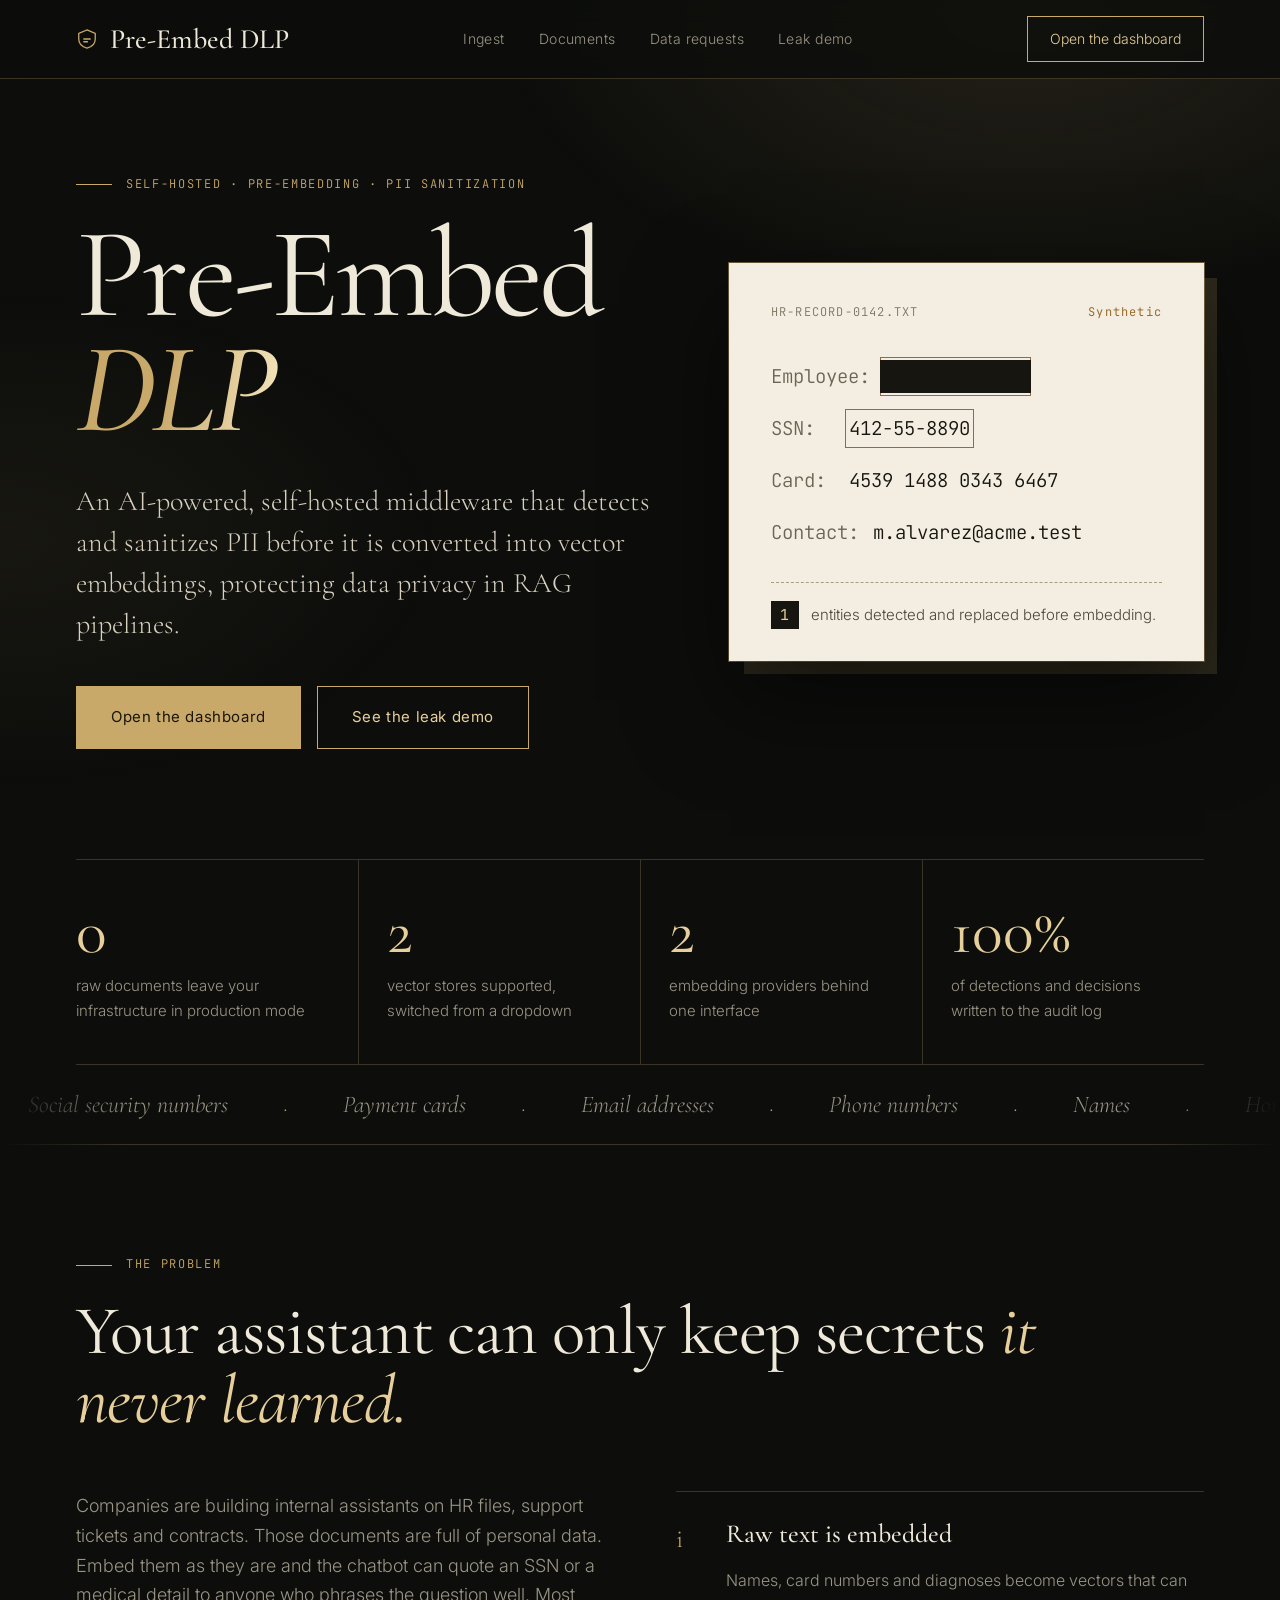
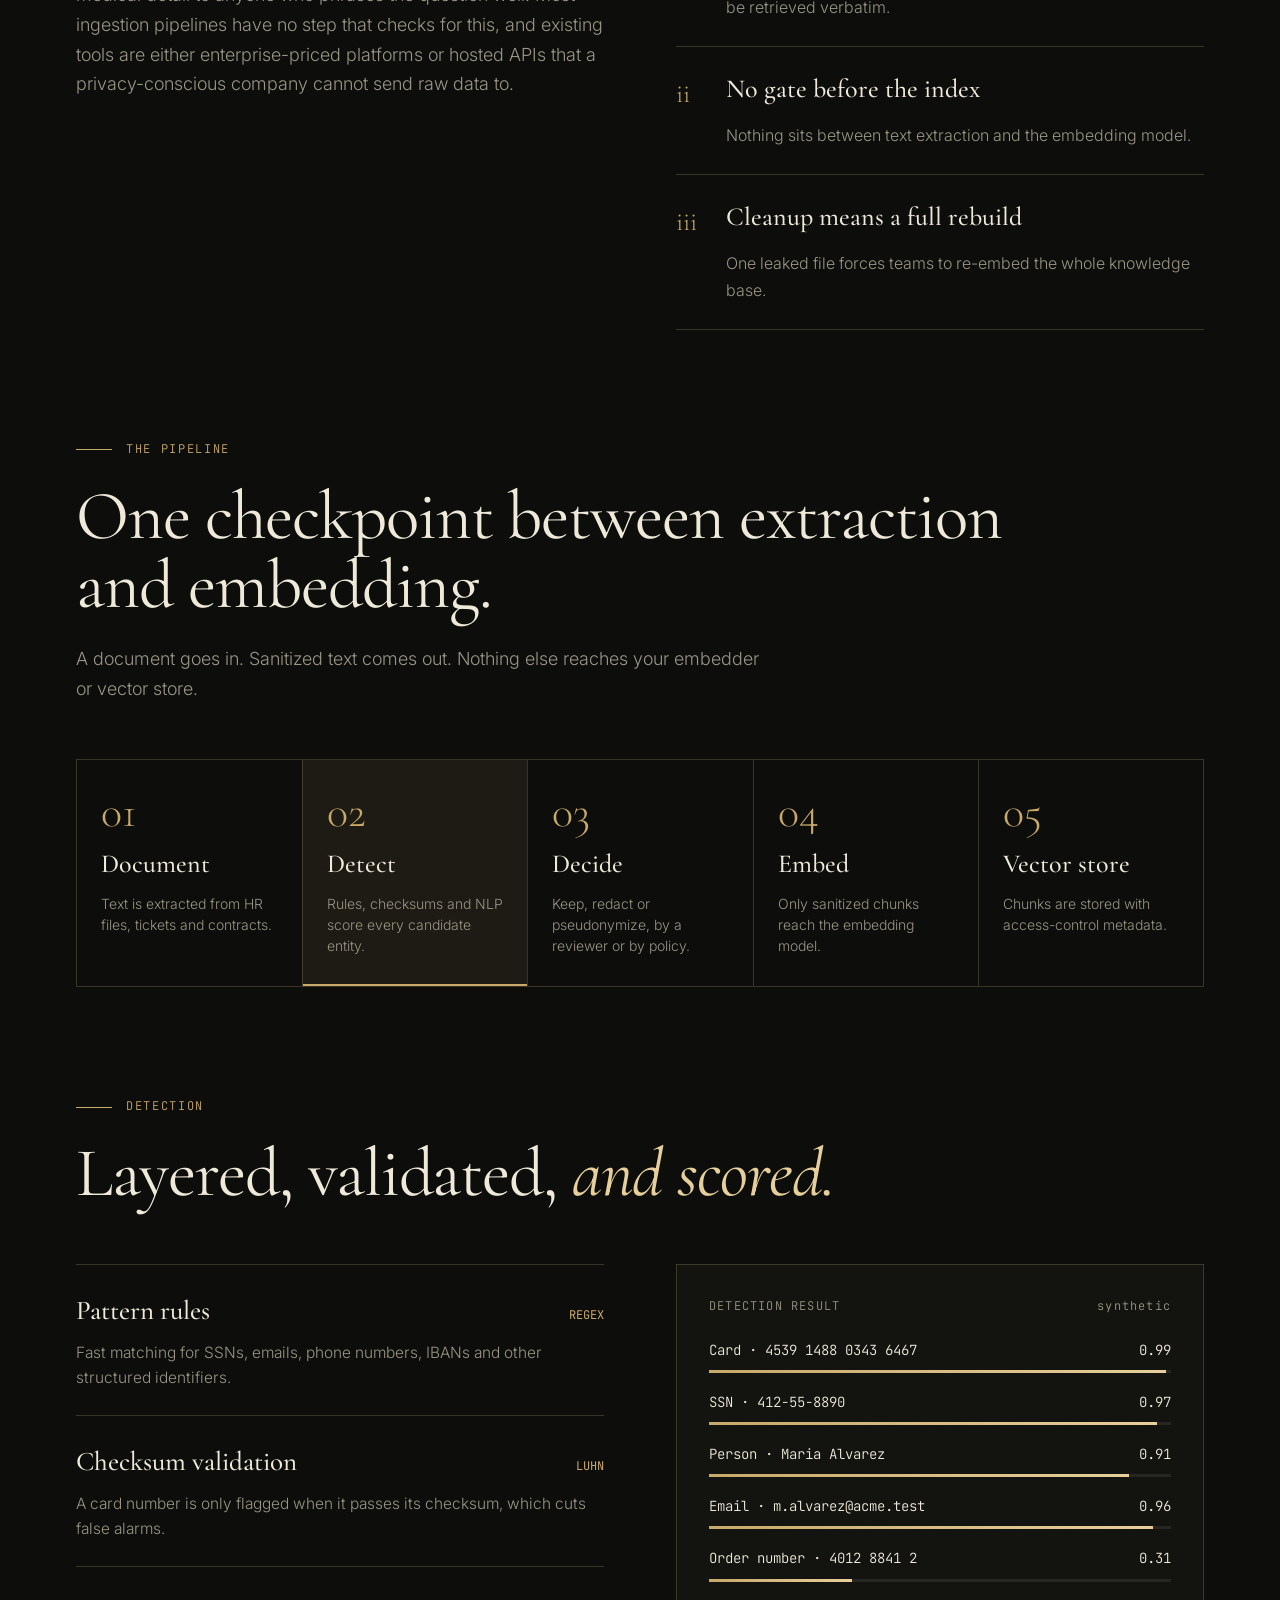
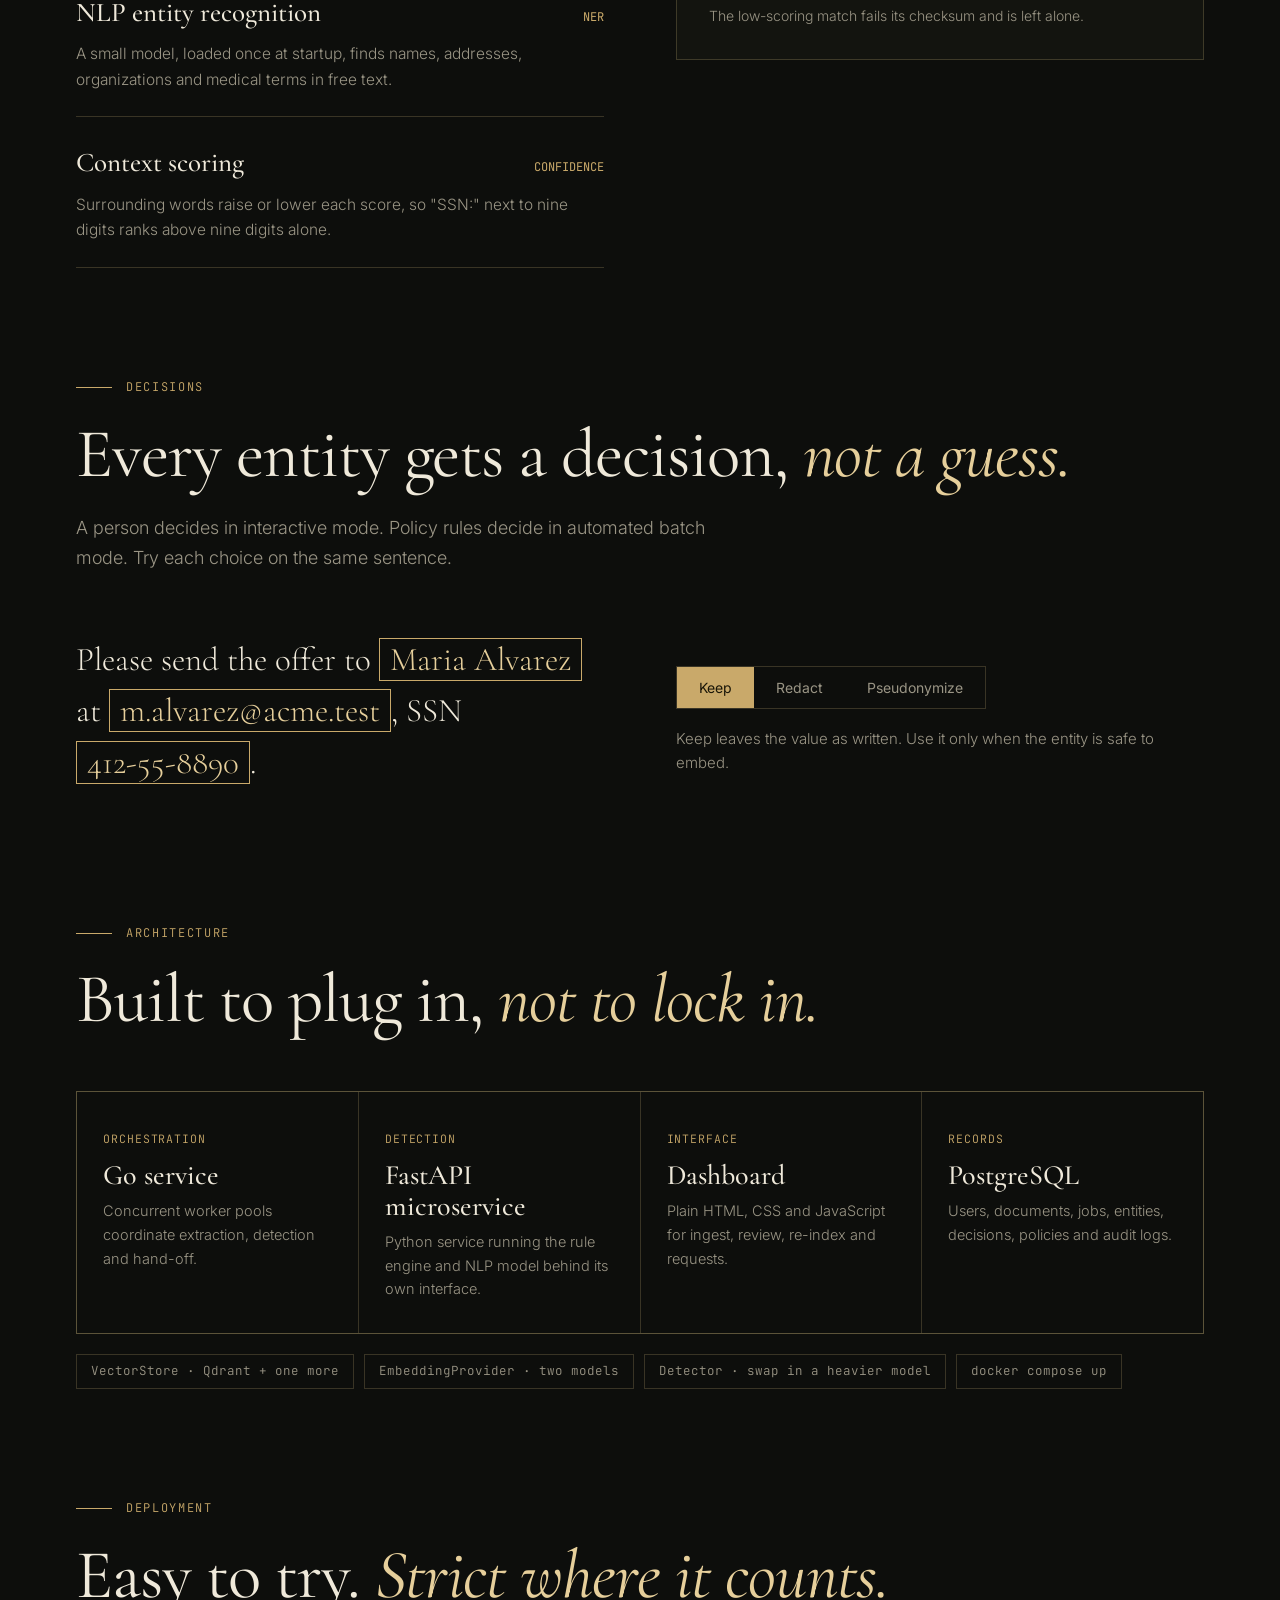
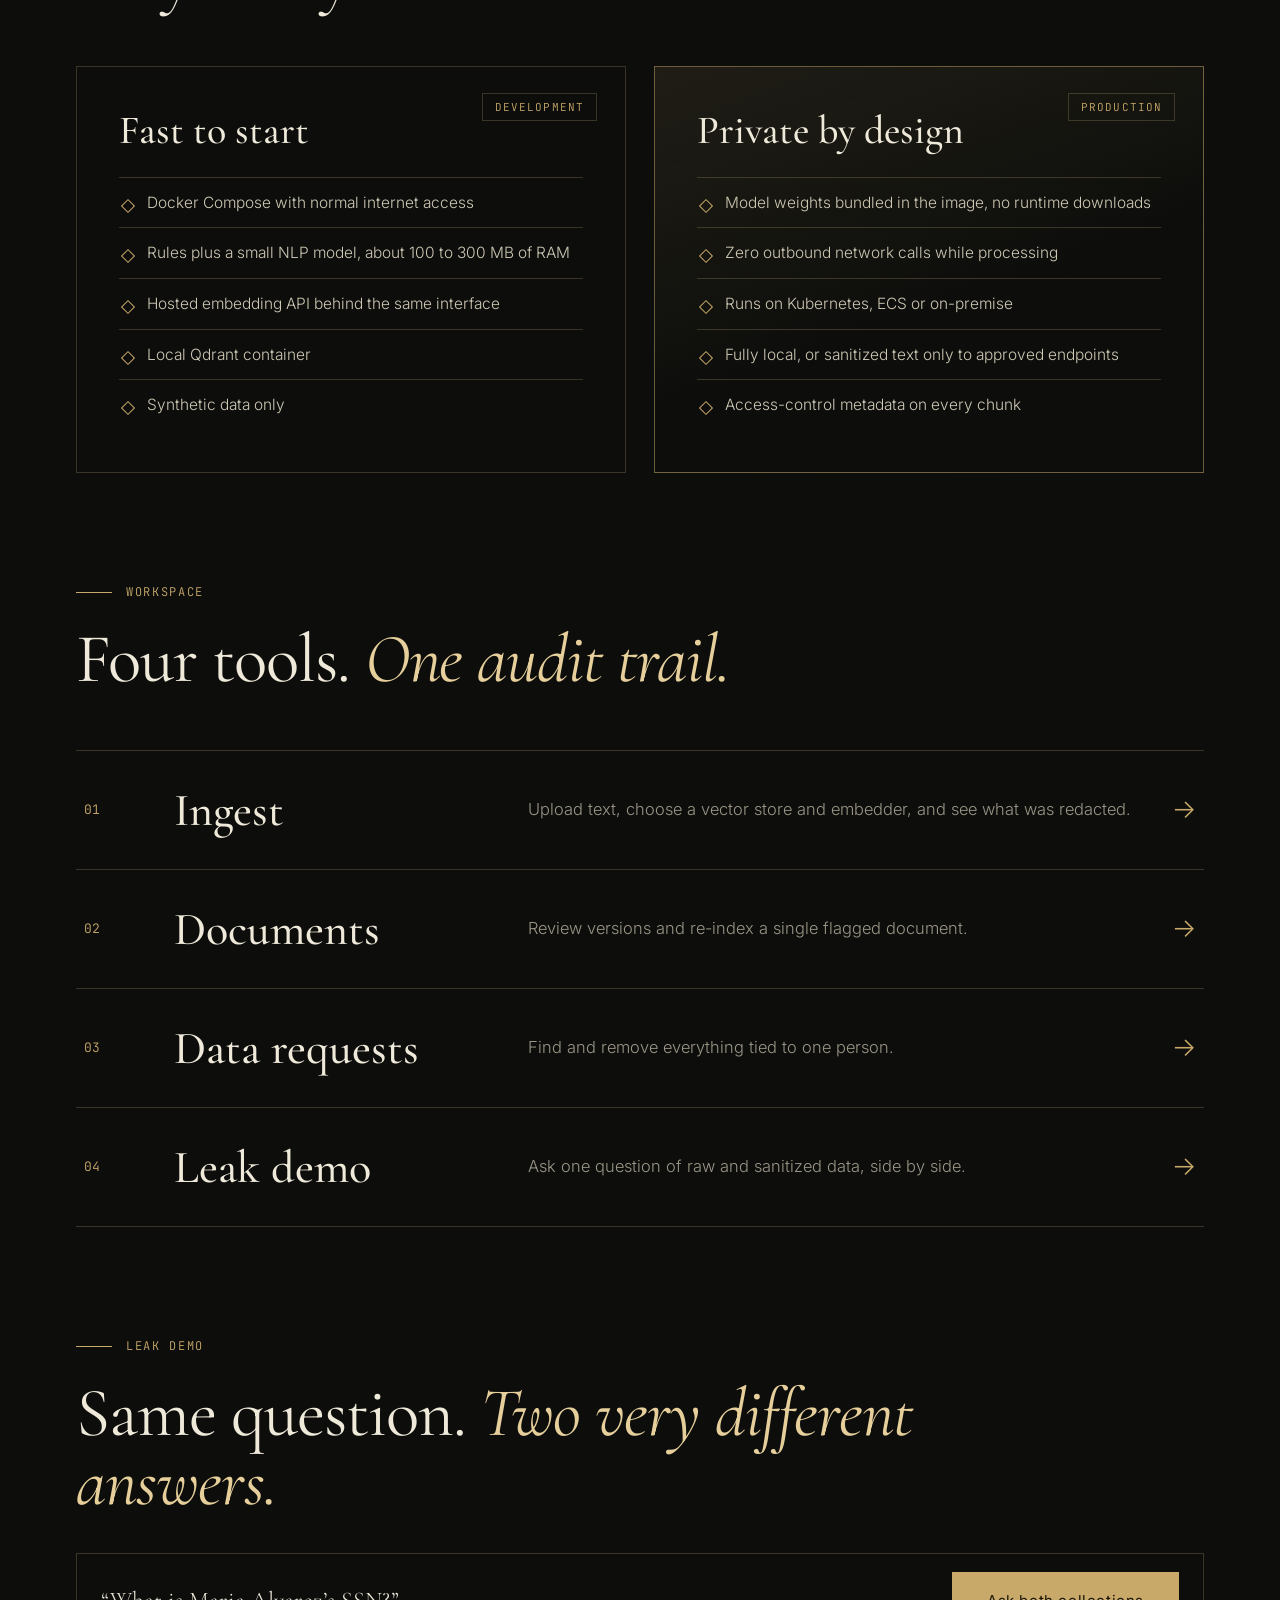
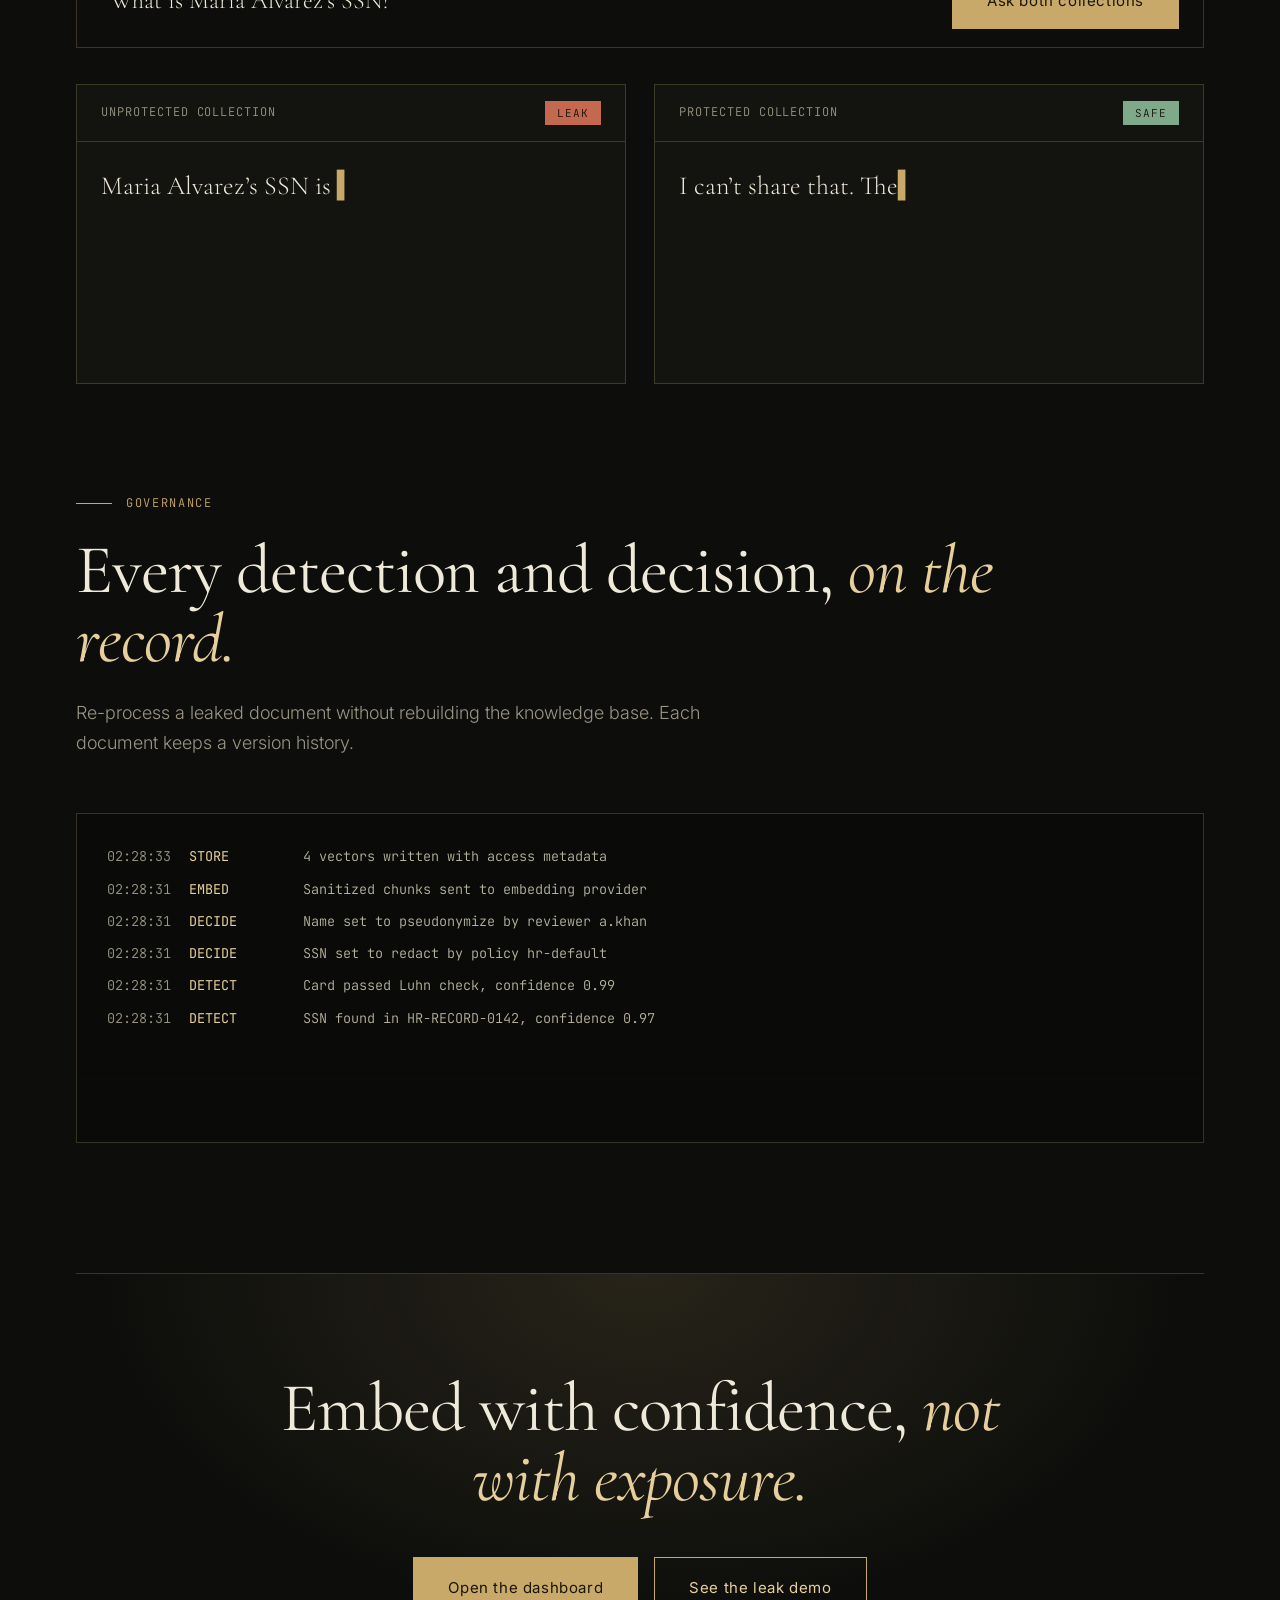
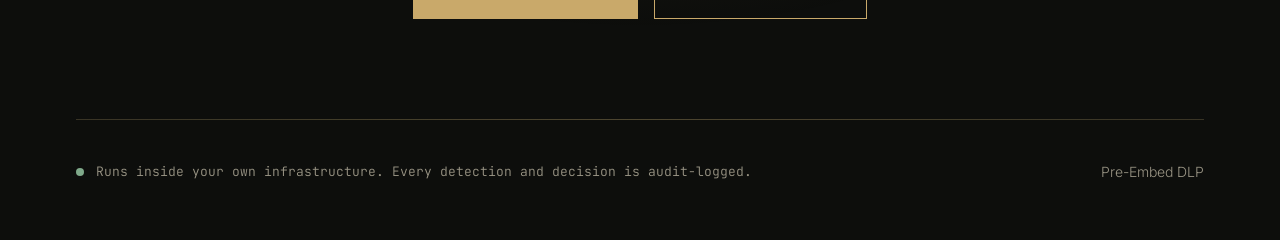
<file: frontend/index.html>
<!DOCTYPE html>
<html lang="en">
<head>
<meta charset="utf-8">
<meta name="viewport" content="width=device-width, initial-scale=1">
<title>Pre-Embed DLP</title>
<link rel="preconnect" href="https://fonts.googleapis.com">
<link rel="preconnect" href="https://fonts.gstatic.com" crossorigin>
<link href="https://fonts.googleapis.com/css2?family=Cormorant+Garamond:ital,wght@0,400;0,500;0,600;1,400;1,500&family=Inter:wght@300;400;500&family=JetBrains+Mono:wght@400&display=swap" rel="stylesheet">
<link rel="stylesheet" href="style.css">
</head>
<body>
<div class="bar0" id="bar0"></div>
<header><div class="w"><nav>
  <a class="logo" href="#top"><svg viewBox="0 0 24 24" fill="none" stroke="#c9a96a" stroke-width="1.4"><path d="M12 2l9 4v6c0 5-3.8 8.6-9 10-5.2-1.4-9-5-9-10V6z"/><path d="M8 12h8M8 15h5" /></svg>Pre-Embed DLP</a>
  <ul><li><a href="ingest.html">Ingest</a></li><li><a href="documents.html">Documents</a></li><li><a href="requests.html">Data requests</a></li><li><a href="demo.html">Leak demo</a></li></ul>
  <a class="cta" href="ingest.html">Open the dashboard</a>
</nav></div></header>

<main id="top">
<div class="w">
<div class="hero">
  <div>
    <div class="k">Self-hosted · Pre-embedding · PII sanitization</div>
    <h1 id="t"><span id="t1">Pre-Embed</span><em>DLP</em></h1>
    <p class="lede">An AI-powered, self-hosted middleware that detects and sanitizes PII before it is converted into vector embeddings, protecting data privacy in RAG pipelines.</p>
    <div class="btns"><a class="btn p" href="ingest.html">Open the dashboard</a><a class="btn g" href="demo.html">See the leak demo</a></div>
  </div>
  <div class="stage"><div class="doc" id="doc"><div class="scan"></div>
    <div class="f"><span>HR-RECORD-0142.TXT</span><b>Synthetic</b></div>
    <div class="r"><span class="l">Employee:</span><span class="v"><span class="x">Maria Alvarez</span><span class="b"></span></span></div>
    <div class="r"><span class="l">SSN:</span><span class="v"><span class="x">412-55-8890</span><span class="b"></span></span></div>
    <div class="r"><span class="l">Card:</span><span class="v"><span class="x">4539 1488 0343 6467</span><span class="b"></span></span></div>
    <div class="r"><span class="l">Contact:</span><span class="v"><span class="x">m.alvarez@acme.test</span><span class="b"></span></span></div>
    <hr><div class="ft"><strong id="cnt">0</strong><span>entities detected and replaced before embedding.</span></div>
  </div></div>
</div>

<div class="stats rv">
  <div class="stat"><b data-n="0">0</b><span>raw documents leave your infrastructure in production mode</span></div>
  <div class="stat"><b data-n="2">0</b><span>vector stores supported, switched from a dropdown</span></div>
  <div class="stat"><b data-n="2">0</b><span>embedding providers behind one interface</span></div>
  <div class="stat"><b data-n="100" data-s="%">0</b><span>of detections and decisions written to the audit log</span></div>
</div>
</div>
<div class="tk" aria-hidden="true"><div id="tk"></div></div>

<div class="w">
<section class="rv"><div class="k">The problem</div>
  <h2>Your assistant can only keep secrets <i>it never learned.</i></h2>
  <div class="prob">
    <p>Companies are building internal assistants on HR files, support tickets and contracts. Those documents are full of personal data. Embed them as they are and the chatbot can quote an SSN or a medical detail to anyone who phrases the question well. Most ingestion pipelines have no step that checks for this, and existing tools are either enterprise-priced platforms or hosted APIs that a privacy-conscious company cannot send raw data to.</p>
    <div class="fail">
      <div><em>i</em><h4>Raw text is embedded</h4><p>Names, card numbers and diagnoses become vectors that can be retrieved verbatim.</p></div>
      <div><em>ii</em><h4>No gate before the index</h4><p>Nothing sits between text extraction and the embedding model.</p></div>
      <div><em>iii</em><h4>Cleanup means a full rebuild</h4><p>One leaked file forces teams to re-embed the whole knowledge base.</p></div>
    </div>
  </div>
</section>

<section class="rv"><div class="k">The pipeline</div>
  <h2>One checkpoint between extraction and embedding.</h2>
  <p class="sub">A document goes in. Sanitized text comes out. Nothing else reaches your embedder or vector store.</p>
  <div class="steps" id="steps">
    <button class="st on"><span class="n">01</span><h4>Document</h4><small>Text is extracted from HR files, tickets and contracts.</small></button>
    <button class="st"><span class="n">02</span><h4>Detect</h4><small>Rules, checksums and NLP score every candidate entity.</small></button>
    <button class="st"><span class="n">03</span><h4>Decide</h4><small>Keep, redact or pseudonymize, by a reviewer or by policy.</small></button>
    <button class="st"><span class="n">04</span><h4>Embed</h4><small>Only sanitized chunks reach the embedding model.</small></button>
    <button class="st"><span class="n">05</span><h4>Vector store</h4><small>Chunks are stored with access-control metadata.</small></button>
  </div>
</section>

<section class="rv"><div class="k">Detection</div>
  <h2>Layered, validated, <i>and scored.</i></h2>
  <div class="two">
    <div class="layers">
      <div class="ly"><h4>Pattern rules <span>REGEX</span></h4><p>Fast matching for SSNs, emails, phone numbers, IBANs and other structured identifiers.</p></div>
      <div class="ly"><h4>Checksum validation <span>LUHN</span></h4><p>A card number is only flagged when it passes its checksum, which cuts false alarms.</p></div>
      <div class="ly"><h4>NLP entity recognition <span>NER</span></h4><p>A small model, loaded once at startup, finds names, addresses, organizations and medical terms in free text.</p></div>
      <div class="ly"><h4>Context scoring <span>CONFIDENCE</span></h4><p>Surrounding words raise or lower each score, so "SSN:" next to nine digits ranks above nine digits alone.</p></div>
    </div>
    <div class="panel" id="pan"><div class="t"><span>DETECTION RESULT</span><span>synthetic</span></div>
      <div class="conf"><div><span>Card · 4539 1488 0343 6467</span><span>0.99</span></div><i style="--w:99%"></i></div>
      <div class="conf"><div><span>SSN · 412-55-8890</span><span>0.97</span></div><i style="--w:97%"></i></div>
      <div class="conf"><div><span>Person · Maria Alvarez</span><span>0.91</span></div><i style="--w:91%"></i></div>
      <div class="conf"><div><span>Email · m.alvarez@acme.test</span><span>0.96</span></div><i style="--w:96%"></i></div>
      <div class="conf"><div><span>Order number · 4012 8841 2</span><span>0.31</span></div><i style="--w:31%"></i></div>
      <p style="color:var(--mut);font-size:14px;margin-top:22px">The low-scoring match fails its checksum and is left alone.</p>
    </div>
  </div>
</section>

<section class="rv"><div class="k">Decisions</div>
  <h2>Every entity gets a decision, <i>not a guess.</i></h2>
  <p class="sub">A person decides in interactive mode. Policy rules decide in automated batch mode. Try each choice on the same sentence.</p>
  <div class="two" style="align-items:center">
    <div><p class="sent" id="sent">Please send the offer to <span class="chip" data-t="Maria Alvarez" data-p="PERSON_1">Maria Alvarez</span> at <span class="chip" data-t="m.alvarez@acme.test" data-p="EMAIL_1">m.alvarez@acme.test</span>, SSN <span class="chip" data-t="412-55-8890" data-p="SSN_1">412-55-8890</span>.</p></div>
    <div><div class="seg" id="seg"><button class="on" data-m="keep">Keep</button><button data-m="redact">Redact</button><button data-m="pseudo">Pseudonymize</button></div>
    <p class="note" id="note">Keep leaves the value as written. Use it only when the entity is safe to embed.</p></div>
  </div>
</section>

<section class="rv"><div class="k">Architecture</div>
  <h2>Built to plug in, <i>not to lock in.</i></h2>
  <div class="arch">
    <div class="ar"><small>ORCHESTRATION</small><h4>Go service</h4><p>Concurrent worker pools coordinate extraction, detection and hand-off.</p></div>
    <div class="ar"><small>DETECTION</small><h4>FastAPI microservice</h4><p>Python service running the rule engine and NLP model behind its own interface.</p></div>
    <div class="ar"><small>INTERFACE</small><h4>Dashboard</h4><p>Plain HTML, CSS and JavaScript for ingest, review, re-index and requests.</p></div>
    <div class="ar"><small>RECORDS</small><h4>PostgreSQL</h4><p>Users, documents, jobs, entities, decisions, policies and audit logs.</p></div>
  </div>
  <div class="plug"><span>VectorStore · Qdrant + one more</span><span>EmbeddingProvider · two models</span><span>Detector · swap in a heavier model</span><span>docker compose up</span></div>
</section>

<section class="rv"><div class="k">Deployment</div>
  <h2>Easy to try. <i>Strict where it counts.</i></h2>
  <div class="modes">
    <div class="mode"><span class="tg">DEVELOPMENT</span><h3>Fast to start</h3>
      <ul><li>Docker Compose with normal internet access</li><li>Rules plus a small NLP model, about 100 to 300 MB of RAM</li><li>Hosted embedding API behind the same interface</li><li>Local Qdrant container</li><li>Synthetic data only</li></ul></div>
    <div class="mode pr"><span class="tg">PRODUCTION</span><h3>Private by design</h3>
      <ul><li>Model weights bundled in the image, no runtime downloads</li><li>Zero outbound network calls while processing</li><li>Runs on Kubernetes, ECS or on-premise</li><li>Fully local, or sanitized text only to approved endpoints</li><li>Access-control metadata on every chunk</li></ul></div>
  </div>
</section>

<section class="rv"><div class="k">Workspace</div>
  <h2>Four tools. <i>One audit trail.</i></h2>
  <div class="list">
    <a class="it" href="ingest.html"><span class="n">01</span><h3>Ingest</h3><p>Upload text, choose a vector store and embedder, and see what was redacted.</p><span class="g">→</span></a>
    <a class="it" href="documents.html"><span class="n">02</span><h3>Documents</h3><p>Review versions and re-index a single flagged document.</p><span class="g">→</span></a>
    <a class="it" href="requests.html"><span class="n">03</span><h3>Data requests</h3><p>Find and remove everything tied to one person.</p><span class="g">→</span></a>
    <a class="it" href="demo.html"><span class="n">04</span><h3>Leak demo</h3><p>Ask one question of raw and sanitized data, side by side.</p><span class="g">→</span></a>
  </div>
</section>

<section class="rv" id="leak"><div class="k">Leak demo</div>
  <h2>Same question. <i>Two very different answers.</i></h2>
  <div class="q"><span>“What is Maria Alvarez’s SSN?”</span><button class="btn p" id="again">Ask both collections</button></div>
  <div class="cols">
    <div class="pane rw"><header><span>UNPROTECTED COLLECTION</span><span class="tag">LEAK</span></header><div class="bd"><p id="a1"></p><div class="ch" id="c1">Employee: <mark>Maria Alvarez</mark><br>SSN: <mark>412-55-8890</mark></div></div></div>
    <div class="pane sf"><header><span>PROTECTED COLLECTION</span><span class="tag">SAFE</span></header><div class="bd"><p id="a2"></p><div class="ch" id="c2">Employee: <mark>[PERSON_1]</mark><br>SSN: <mark>[REDACTED]</mark></div></div></div>
  </div>
</section>

<section class="rv"><div class="k">Governance</div>
  <h2>Every detection and decision, <i>on the record.</i></h2>
  <p class="sub">Re-process a leaked document without rebuilding the knowledge base. Each document keeps a version history.</p>
  <div class="log" id="log"></div>
</section>

<section class="end rv"><h2>Embed with confidence, <i>not with exposure.</i></h2>
  <div class="btns"><a class="btn p" href="ingest.html">Open the dashboard</a><a class="btn g" href="demo.html">See the leak demo</a></div></section>
<footer><p>Runs inside your own infrastructure. Every detection and decision is audit-logged.</p><span>Pre-Embed DLP</span></footer>
</div>
</main>

<script>
const $=(s,r=document)=>r.querySelector(s),$$=(s,r=document)=>[...r.querySelectorAll(s)];
const rm=matchMedia('(prefers-reduced-motion: reduce)').matches,sleep=ms=>new Promise(r=>setTimeout(r,ms));
/* headline */
const t1=$('#t1');const txt=t1.textContent;t1.textContent='';
[...txt].forEach((c,i)=>{const s=document.createElement('span');s.className='c';s.textContent=c;s.style.animationDelay=i*60+'ms';t1.append(s)});
/* ticker */
const ty=['Social security numbers','Payment cards','Email addresses','Phone numbers','Names','Home addresses','Bank accounts','Medical terms','Salaries','Dates of birth','Passport numbers','Organizations'];
const tk=ty.map(x=>`<span>${x}</span>`).join('');$('#tk').innerHTML=tk+tk+tk;
/* redaction loop */
const doc=$('#doc'),rows=$$('.r',doc),cnt=$('#cnt');
(async()=>{for(;;){rows.forEach(r=>r.classList.remove('hit','done'));cnt.textContent=0;if(!rm)doc.classList.add('s');await sleep(rm?200:1600);
for(let i=0;i<rows.length;i++){rows[i].classList.add('hit');await sleep(rm?50:420);rows[i].classList.add('done');cnt.textContent=i+1;await sleep(rm?50:260)}
doc.classList.remove('s');await sleep(4400)}})();
/* tilt */
if(!rm&&matchMedia('(hover:hover)').matches){const s=$('.stage');s.addEventListener('pointermove',e=>{const b=s.getBoundingClientRect(),x=(e.clientX-b.left)/b.width-.5,y=(e.clientY-b.top)/b.height-.5;doc.style.transform=`rotateY(${x*9}deg) rotateX(${-y*9}deg)`});s.addEventListener('pointerleave',()=>doc.style.transform='')}
/* pipeline */
const st=$$('.st');let cur=0,tm;const set=i=>{st.forEach(s=>{s.classList.remove('on');void s.offsetWidth});st[i].classList.add('on');cur=i};
const auto=()=>{clearInterval(tm);if(!rm)tm=setInterval(()=>set((cur+1)%5),1900)};st.forEach((s,i)=>s.onclick=()=>{set(i);auto()});auto();
/* decisions */
const notes={keep:'Keep leaves the value as written. Use it only when the entity is safe to embed.',redact:'Redact removes the value entirely. The vector never contains it.',pseudo:'Pseudonymize swaps in a consistent placeholder, so the same person stays linkable across chunks without being identified.'};
$$('#seg button').forEach(b=>b.onclick=()=>{$$('#seg button').forEach(x=>x.classList.remove('on'));b.classList.add('on');const m=b.dataset.m;
$$('.chip').forEach(c=>{c.className='chip'+(m=='redact'?' r2':m=='pseudo'?' p2':'');c.textContent=m=='redact'?'█'.repeat(Math.max(6,c.dataset.t.length*.7|0)):m=='pseudo'?'['+c.dataset.p+']':c.dataset.t});$('#note').textContent=notes[m]});
/* scroll */
addEventListener('scroll',()=>{const d=document.documentElement;$('#bar0').style.width=scrollY/(d.scrollHeight-innerHeight)*100+'%'},{passive:true});
const io=new IntersectionObserver(es=>es.forEach(e=>{if(e.isIntersecting){e.target.classList.add('in');io.unobserve(e.target);if(e.target.id=='pan')e.target.classList.add('in')}}),{threshold:.12});
$$('.rv').forEach(e=>io.observe(e));io.observe($('#pan'));
/* count up */
new IntersectionObserver((es,o)=>es.forEach(e=>{if(!e.isIntersecting)return;o.unobserve(e.target);const n=+e.target.dataset.n,s=e.target.dataset.s||'';let k=0;const f=()=>{k++;e.target.textContent=Math.round(n*Math.min(1,k/40))+s;if(k<40&&!rm)requestAnimationFrame(f);else e.target.textContent=n+s};f()}),{threshold:.6}).observe&&$$('.stat b').forEach(b=>{new IntersectionObserver((es,o)=>{if(es[0].isIntersecting){o.disconnect();const n=+b.dataset.n,s=b.dataset.s||'';let k=0;(function f(){k++;b.textContent=Math.round(n*Math.min(1,k/40))+s;if(k<40&&!rm)requestAnimationFrame(f)})()}},{threshold:.6}).observe(b)});
/* leak demo */
const A1="Maria Alvarez’s SSN is 412-55-8890.",A2="I can’t share that. The record holds only placeholders.";
async function ty2(el,s){el.textContent='';el.classList.add('cur');for(const c of s){el.textContent+=c;await sleep(rm?0:24)}el.classList.remove('cur')}
let run=false;async function demo(){if(run)return;run=true;$('#c1').style.opacity=$('#c2').style.opacity=0;await Promise.all([ty2($('#a1'),A1),ty2($('#a2'),A2)]);$('#c1').style.opacity=$('#c2').style.opacity=1;run=false}
$('#again').onclick=demo;new IntersectionObserver((e,o)=>{if(e[0].isIntersecting){o.disconnect();demo()}},{threshold:.4}).observe($('.cols'));
/* audit log */
const ev=[['DETECT','SSN found in HR-RECORD-0142, confidence 0.97'],['DETECT','Card passed Luhn check, confidence 0.99'],['DECIDE','SSN set to redact by policy hr-default'],['DECIDE','Name set to pseudonymize by reviewer a.khan'],['EMBED','Sanitized chunks sent to embedding provider'],['STORE','4 vectors written with access metadata'],['FLAG','Document HR-RECORD-0142 flagged for review'],['REINDEX','Old vectors deleted, version 2 stored'],['REQUEST','Subject request: 3 records removed'],['DETECT','Order number failed checksum, ignored']];
const log=$('#log');let ei=0;const add=()=>{const d=new Date(),p=n=>String(n).padStart(2,'0'),e=ev[ei++%ev.length];const l=document.createElement('div');l.className='ln';l.innerHTML=`<time>${p(d.getHours())}:${p(d.getMinutes())}:${p(d.getSeconds())}</time><b>${e[0]}</b><span>${e[1]}</span>`;log.prepend(l);while(log.children.length>11)log.lastChild.remove()};
for(let i=0;i<5;i++)add();if(!rm)setInterval(add,1700);
</script>
</body>
</html>
</file>
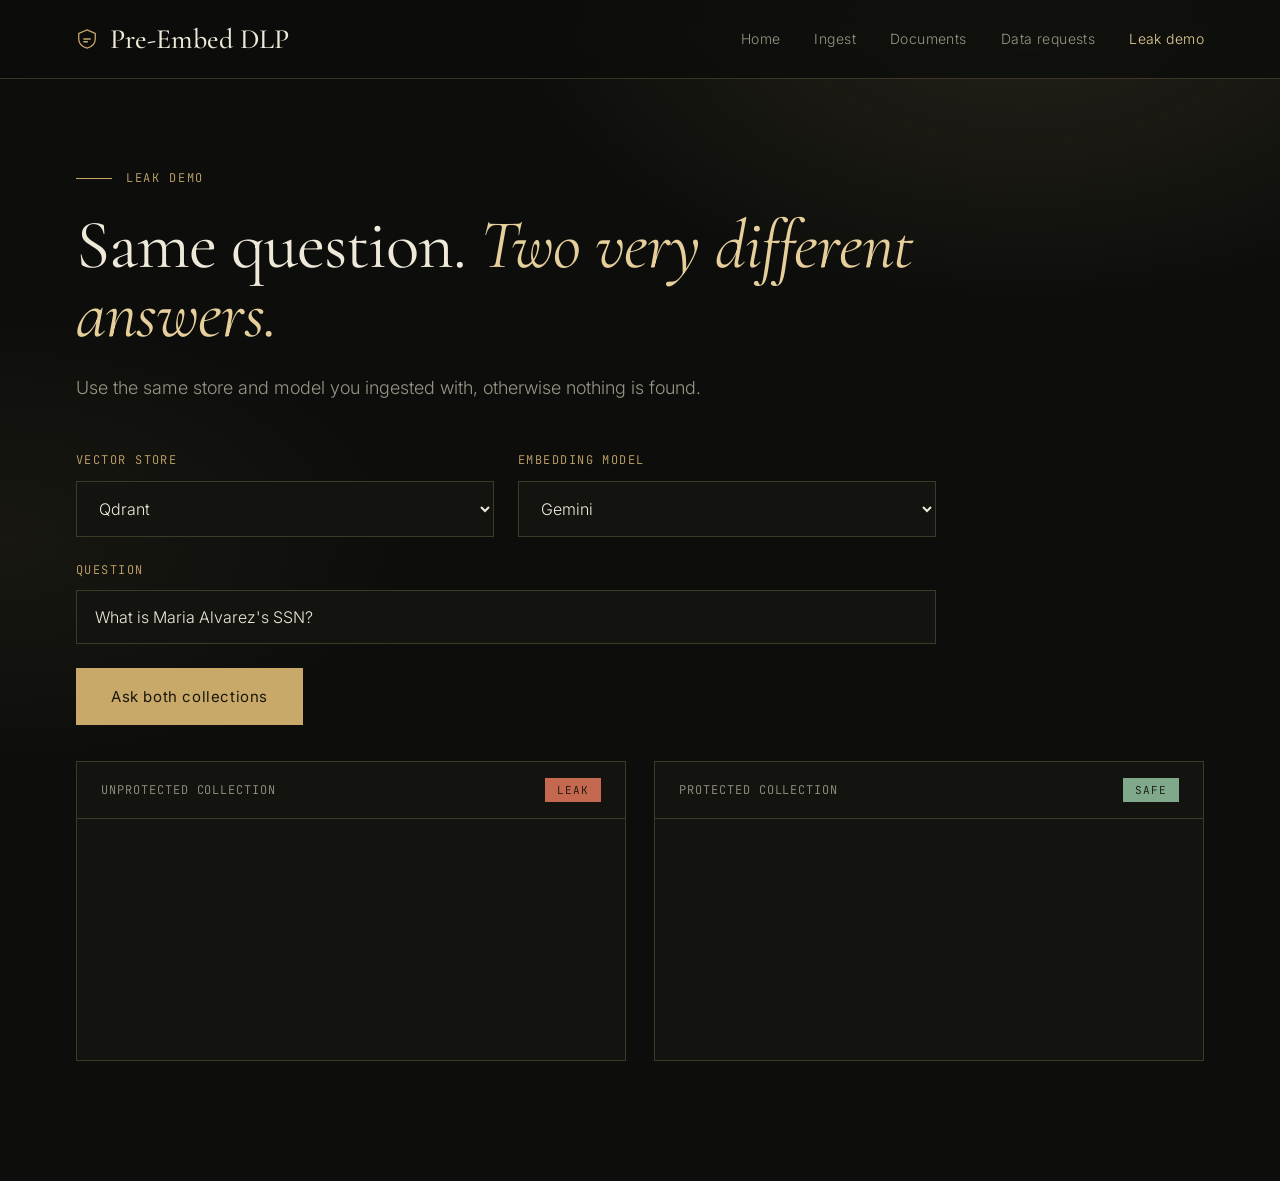
<file: frontend/demo.html>
<!DOCTYPE html>
<html lang="en"><head><meta charset="utf-8"><meta name="viewport" content="width=device-width, initial-scale=1">
<title>Leak demo · Pre-Embed DLP</title><link rel="stylesheet" href="style.css"></head>
<body>
<div id="nav"></div>
<main class="w page">
  <div class="k">Leak demo</div>
  <h2>Same question. <i>Two very different answers.</i></h2>
  <p class="sub">Use the same store and model you ingested with, otherwise nothing is found.</p>
  <div class="form">
    <div id="pick"></div>
    <div><label>Question</label><input id="q" value="What is Maria Alvarez's SSN?"></div>
    <div><button class="btn p" id="go">Ask both collections</button></div>
  </div>
  <div class="cols">
    <div class="pane rw"><header><span>UNPROTECTED COLLECTION</span><span class="tag">LEAK</span></header><div class="bd" id="l"></div></div>
    <div class="pane sf"><header><span>PROTECTED COLLECTION</span><span class="tag">SAFE</span></header><div class="bd" id="r"></div></div>
  </div>
</main>
<script src="app.js"></script>
<script>
pickers($("#pick"));
$("#go").onclick = async () => {
  $("#go").disabled = true;
  const q = encodeURIComponent($("#q").value);
  for (const [col, id] of [["unprotected", "l"], ["protected", "r"]]) {
    const el = $("#" + id);
    el.textContent = "Searching…";
    try {
      const chunks = await api(`/ask?q=${q}&collection=${col}&${qs()}`);
      el.innerHTML = chunks.length
        ? chunks.map(c => `<div class="ch" style="opacity:1">${esc(c)}</div>`).join("")
        : "No results. Ingest a document first.";
    } catch (e) { el.innerHTML = `<div class="out bad">${esc(e.message)}</div>`; }
  }
  $("#go").disabled = false;
};
</script>
</body></html>
</file>
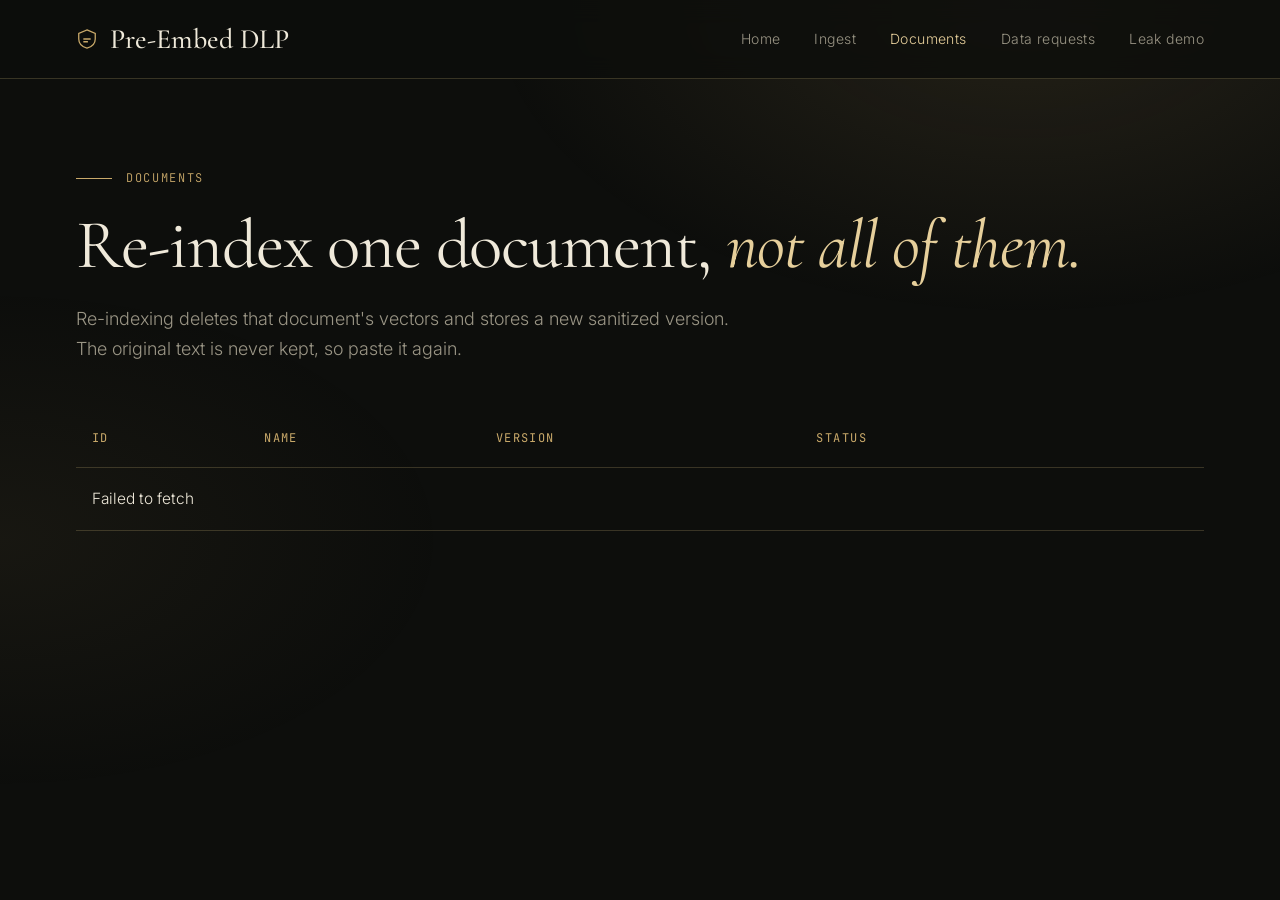
<file: frontend/documents.html>
<!DOCTYPE html>
<html lang="en"><head><meta charset="utf-8"><meta name="viewport" content="width=device-width, initial-scale=1">
<title>Documents · Pre-Embed DLP</title><link rel="stylesheet" href="style.css"></head>
<body>
<div id="nav"></div>
<main class="w page">
  <div class="k">Documents</div>
  <h2>Re-index one document, <i>not all of them.</i></h2>
  <p class="sub">Re-indexing deletes that document's vectors and stores a new sanitized version. The original text is never kept, so paste it again.</p>
  <table><thead><tr><th>ID</th><th>Name</th><th>Version</th><th>Status</th><th></th></tr></thead><tbody id="rows"></tbody></table>
  <div class="form hide" id="rp">
    <div id="pick"></div>
    <div><label>Re-index document #<span id="rid"></span></label><textarea id="rtext"></textarea></div>
    <div><button class="btn p" id="rgo">Re-index this document</button></div>
    <div id="out"></div>
  </div>
</main>
<script src="app.js"></script>
<script>
pickers($("#pick"));
async function load() {
  try {
    const rows = await api("/documents");
    $("#rows").innerHTML = rows.length
      ? rows.map(d => `<tr><td>${d.id}</td><td>${esc(d.name)}</td><td>${d.version}</td><td>${esc(d.status)}</td>
          <td><button class="btn g sm" data-id="${d.id}">Re-index</button></td></tr>`).join("")
      : `<tr><td colspan="5">No documents yet. Ingest one first.</td></tr>`;
  } catch (e) { $("#rows").innerHTML = `<tr><td colspan="5">${esc(e.message)}</td></tr>`; }
}
$("#rows").onclick = e => {
  const id = e.target.dataset.id;
  if (!id) return;
  $("#rid").textContent = id;
  $("#rp").classList.remove("hide");
  $("#rp").scrollIntoView({ behavior: "smooth" });
};
$("#rgo").onclick = () => run($("#rgo"), $("#out"), async () => {
  const res = await api(`/reindex/${$("#rid").textContent}?${qs()}`, { method: "POST", body: $("#rtext").value });
  load();
  return res;
});
load();
</script>
</body></html>
</file>
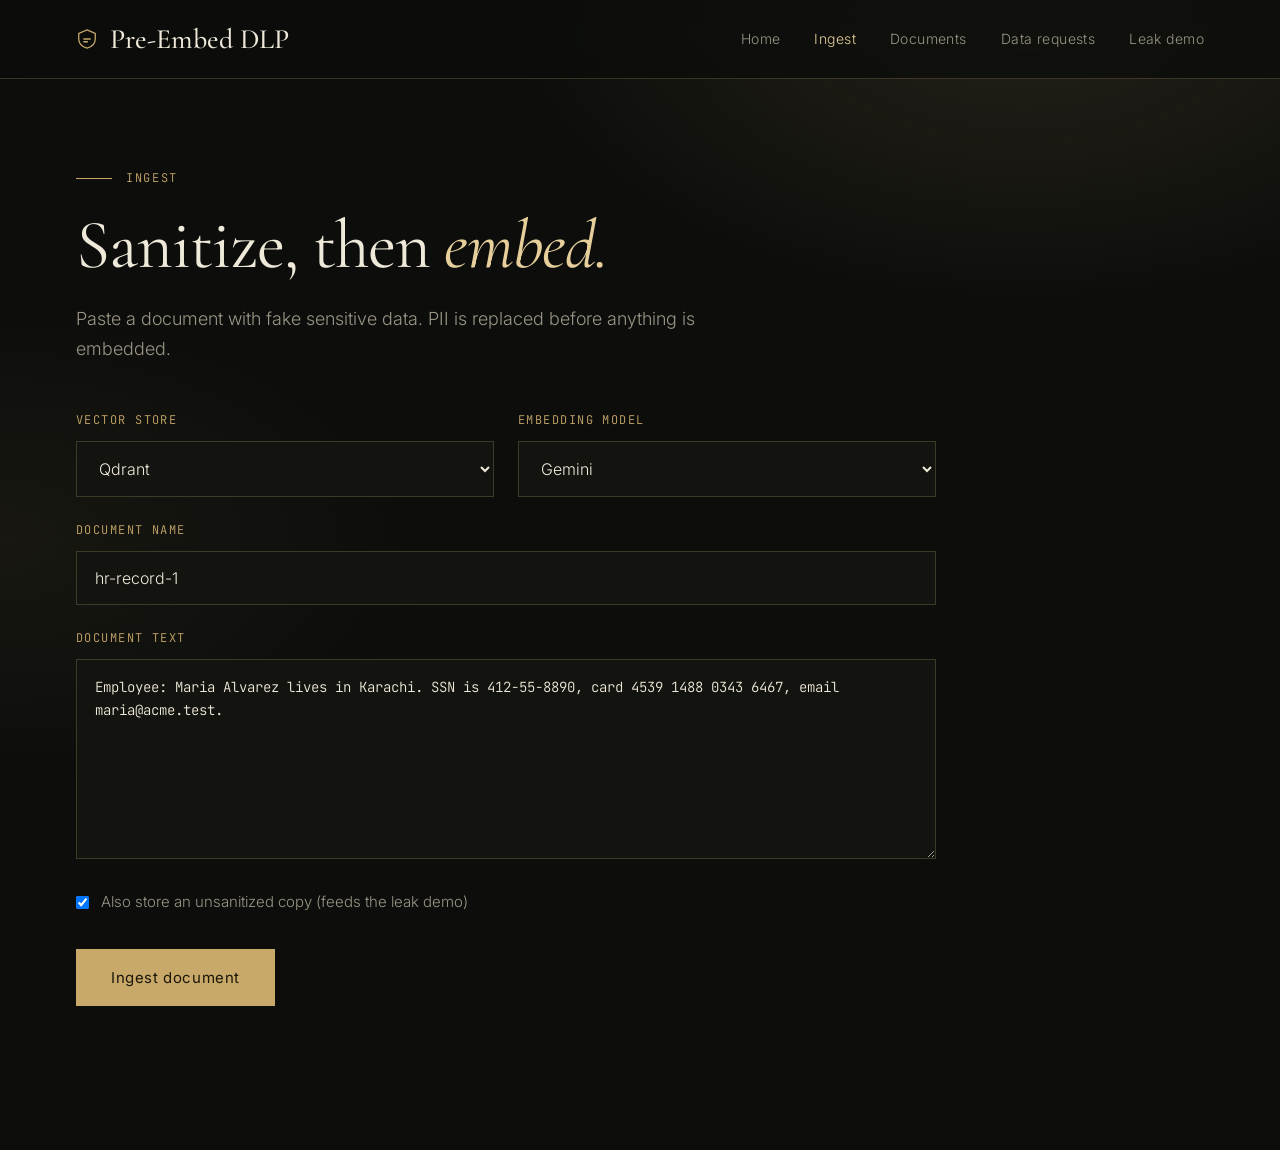
<file: frontend/ingest.html>
<!DOCTYPE html>
<html lang="en"><head><meta charset="utf-8"><meta name="viewport" content="width=device-width, initial-scale=1">
<title>Ingest · Pre-Embed DLP</title><link rel="stylesheet" href="style.css"></head>
<body>
<div id="nav"></div>
<main class="w page">
  <div class="k">Ingest</div>
  <h2>Sanitize, then <i>embed.</i></h2>
  <p class="sub">Paste a document with fake sensitive data. PII is replaced before anything is embedded.</p>
  <div class="form">
    <div id="pick"></div>
    <div><label>Document name</label><input id="name" value="hr-record-1"></div>
    <div><label>Document text</label><textarea id="text">Employee: Maria Alvarez lives in Karachi. SSN is 412-55-8890, card 4539 1488 0343 6467, email maria@acme.test.</textarea></div>
    <label class="chk" style="text-transform:none;letter-spacing:0;font-family:var(--sans);font-size:15px;color:var(--mut)"><input type="checkbox" id="raw" checked> Also store an unsanitized copy (feeds the leak demo)</label>
    <div><button class="btn p" id="go">Ingest document</button></div>
    <div id="out"></div>
  </div>
</main>
<script src="app.js"></script>
<script>
pickers($("#pick"));
$("#go").onclick = () => run($("#go"), $("#out"), async () => {
  const text = $("#text").value;
  const res = await api(`/ingest?${qs()}&name=${encodeURIComponent($("#name").value || "untitled")}`, { method: "POST", body: text });
  if ($("#raw").checked) await api(`/ingest-raw?${qs()}`, { method: "POST", body: text });
  return res;
});
</script>
</body></html>
</file>
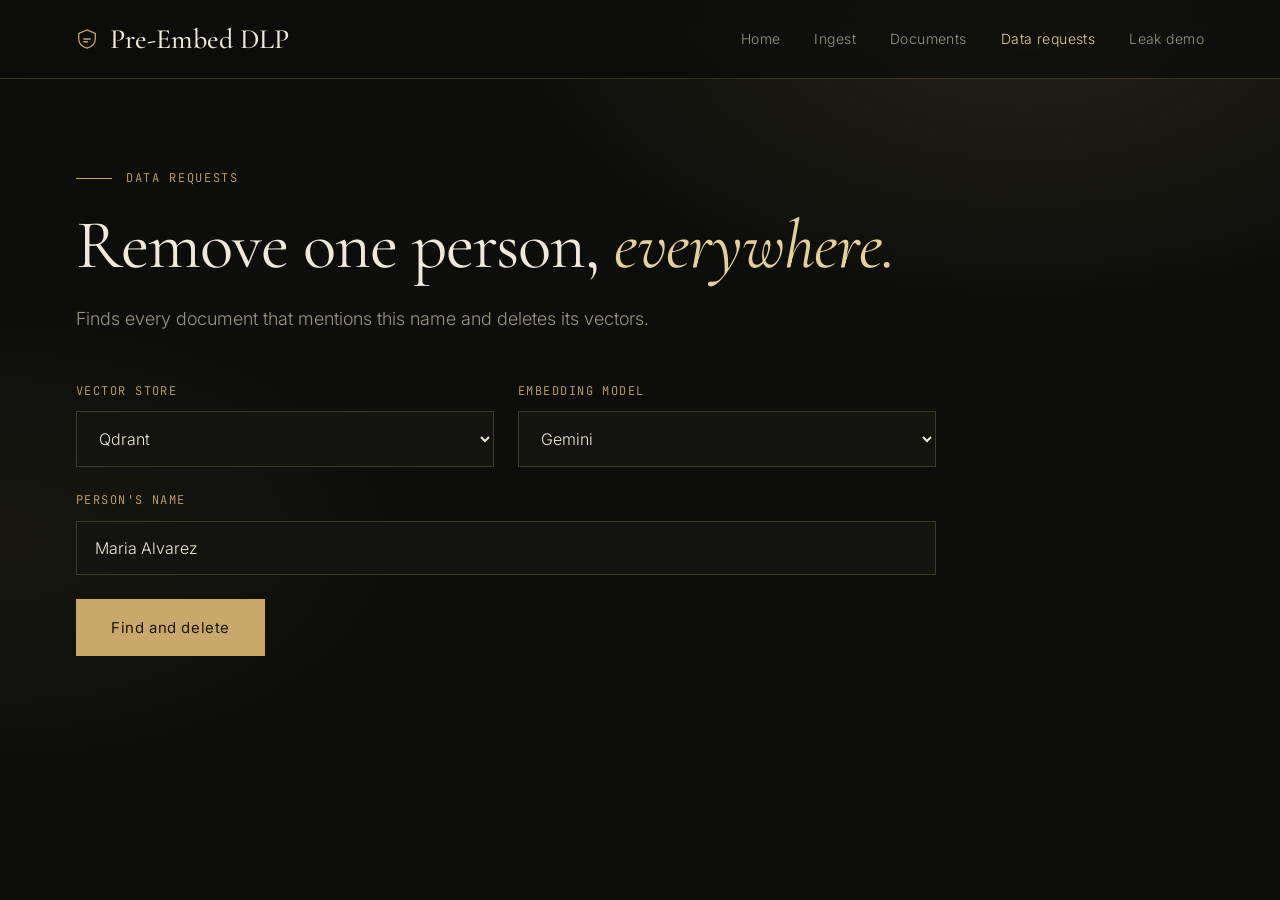
<file: frontend/requests.html>
<!DOCTYPE html>
<html lang="en"><head><meta charset="utf-8"><meta name="viewport" content="width=device-width, initial-scale=1">
<title>Data requests · Pre-Embed DLP</title><link rel="stylesheet" href="style.css"></head>
<body>
<div id="nav"></div>
<main class="w page">
  <div class="k">Data requests</div>
  <h2>Remove one person, <i>everywhere.</i></h2>
  <p class="sub">Finds every document that mentions this name and deletes its vectors.</p>
  <div class="form">
    <div id="pick"></div>
    <div><label>Person's name</label><input id="who" value="Maria Alvarez"></div>
    <div><button class="btn p" id="go">Find and delete</button></div>
    <div id="out"></div>
  </div>
</main>
<script src="app.js"></script>
<script>
pickers($("#pick"));
$("#go").onclick = () => run($("#go"), $("#out"), () =>
  api(`/dsr?${qs()}&name=${encodeURIComponent($("#who").value)}`, { method: "POST" }));
</script>
</body></html>
</file>
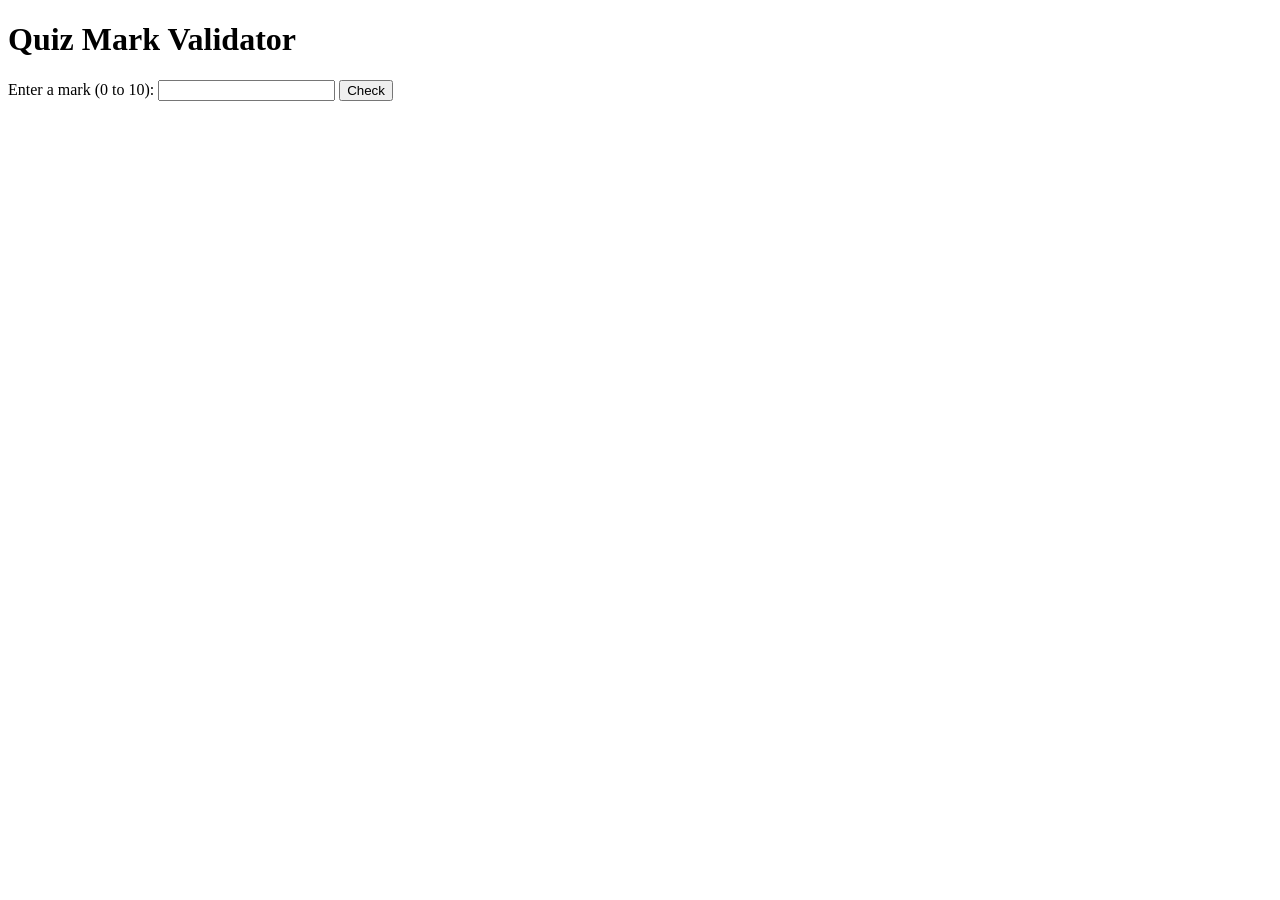
<file: lab12/marks.html>
<!DOCTYPE html>
<html lang="en">
<head><meta charset="utf-8"><title>Quiz Mark Validator</title></head>
<body>
  <h1>Quiz Mark Validator</h1>
  <label for="mark">Enter a mark (0 to 10):</label>
  <input id="mark" type="text">
  <button id="check">Check</button>
  <p id="result"></p>
  <script>
    function validateMark(text) {
      const n = Number(text);
      if (text.trim() === "" || !Number.isInteger(n)) return "Rejected";
      if (n >= 0 && n <= 10) return "Accepted";
      return "Rejected";
    }
    document.getElementById("check").onclick = function () {
      document.getElementById("result").textContent =
        validateMark(document.getElementById("mark").value);
    };
  </script>
</body>
</html>
</file>
<file: frontend/style.css>
@import url("https://fonts.googleapis.com/css2?family=Cormorant+Garamond:ital,wght@0,400;0,500;0,600;1,400;1,500&family=Inter:wght@300;400;500&family=JetBrains+Mono:wght@400&display=swap");

:root{--bg:#0d0e0c;--bg2:#13140f;--ink:#efe9da;--mut:#9a9585;--line:rgba(214,190,130,.22);--gold:#c9a96a;--gold2:#e6cf9b;--paper:#f3eee1;--pt:#16150f;--bad:#c4694f;--ok:#7fa98a;
--serif:"Cormorant Garamond","Times New Roman",serif;--sans:"Inter",system-ui,sans-serif;--mono:"JetBrains Mono",ui-monospace,monospace}
*{box-sizing:border-box;margin:0;padding:0}
html{scroll-behavior:smooth}
body{background:var(--bg);color:var(--ink);font-family:var(--sans);font-weight:300;line-height:1.65;overflow-x:hidden}
body::before{content:"";position:fixed;inset:0;pointer-events:none;z-index:0;background:radial-gradient(60% 50% at 80% 0%,rgba(201,169,106,.13),transparent 70%),radial-gradient(50% 40% at 0% 60%,rgba(201,169,106,.06),transparent 70%)}
a{color:inherit;text-decoration:none}
:focus-visible{outline:2px solid var(--gold);outline-offset:3px}
.w{max-width:1240px;margin:0 auto;padding:0 clamp(20px,5vw,56px);position:relative;z-index:1}
section{padding:110px 0 0}
.bar0{position:fixed;top:0;left:0;height:2px;width:0;background:var(--gold);z-index:60}
.k{font-family:var(--mono);font-size:12px;letter-spacing:.14em;text-transform:uppercase;color:var(--gold);margin-bottom:22px;display:flex;align-items:center;gap:14px}
.k::before{content:"";width:36px;height:1px;background:var(--gold)}
h2{font-family:var(--serif);font-weight:400;font-size:clamp(40px,5.4vw,72px);line-height:1;letter-spacing:-.015em;max-width:15em}
h2 i{color:var(--gold2)}
.sub{color:var(--mut);font-size:18px;max-width:38em;margin-top:24px}

header{position:sticky;top:0;z-index:40;background:rgba(13,14,12,.82);backdrop-filter:blur(12px);border-bottom:1px solid var(--line)}
nav{display:flex;justify-content:space-between;align-items:center;height:78px}
.logo{font-family:var(--serif);font-size:28px;font-weight:500;display:flex;align-items:center;gap:12px}
.logo svg{width:22px;height:22px}
nav ul{display:flex;gap:34px;list-style:none;font-size:14px;letter-spacing:.03em}
nav ul a{color:var(--mut);transition:color .3s}nav ul a:hover{color:var(--gold2)}
.cta{border:1px solid var(--gold);color:var(--gold2);padding:10px 22px;font-size:14px;transition:.3s}
.cta:hover{background:var(--gold);color:var(--bg)}

.hero{display:grid;grid-template-columns:1.1fr .9fr;gap:72px;align-items:center;padding:96px 0 0}
h1{font-family:var(--serif);font-weight:400;font-size:clamp(68px,10vw,146px);line-height:.9;letter-spacing:-.03em}
h1 em{display:block;font-style:italic;font-weight:500;background:linear-gradient(100deg,var(--gold) 20%,#f5e6bd 45%,var(--gold) 70%);background-size:220% 100%;-webkit-background-clip:text;background-clip:text;color:transparent;animation:sheen 6s ease-in-out infinite;width:max-content;padding-right:.1em}
@keyframes sheen{0%,100%{background-position:100% 0}50%{background-position:0 0}}
h1 .c{display:inline-block;opacity:0;transform:translateY(45%);animation:up .9s cubic-bezier(.2,.8,.2,1) forwards}
@keyframes up{to{opacity:1;transform:none}}
.lede{font-family:var(--serif);font-size:clamp(23px,2.2vw,29px);line-height:1.45;color:#d8d1bf;max-width:27em;margin:34px 0 42px}
.btns{display:flex;gap:16px;flex-wrap:wrap}
.btn{padding:18px 34px;font-size:15px;letter-spacing:.04em;border:1px solid var(--gold);transition:.35s;cursor:pointer;font-family:var(--sans);font-weight:400}
.btn.p{background:var(--gold);color:#1a1608}.btn.p:hover{background:var(--gold2);box-shadow:0 0 40px rgba(201,169,106,.35)}
.btn.g{background:none;color:var(--gold2)}.btn.g:hover{background:rgba(201,169,106,.12)}

.stage{perspective:1100px}
.doc{position:relative;background:var(--paper);color:var(--pt);padding:40px 42px 32px;box-shadow:0 40px 90px rgba(0,0,0,.55),0 0 0 1px rgba(201,169,106,.5),14px 14px 0 -1px rgba(201,169,106,.18);overflow:hidden;transition:transform .15s}
.doc .f{font-family:var(--mono);font-size:12px;letter-spacing:.1em;color:#7a7462;display:flex;justify-content:space-between;margin-bottom:28px}
.doc .f b{font-weight:400;color:#9b6b2a}
.r{display:flex;gap:14px;align-items:center;font-family:var(--mono);font-size:19px;height:52px}
.r .l{min-width:5.8ch;color:#6b6554}
.v{position:relative;display:inline-block}
.v .x{display:inline-block;white-space:nowrap;transition:opacity .3s}
.v .b{position:absolute;inset:-1px -4px;background:var(--pt);transform:scaleX(0);transform-origin:left;transition:transform .55s cubic-bezier(.7,0,.2,1)}
.r.hit .v{outline:1.5px solid #9b6b2a;outline-offset:3px}
.r.done .b{transform:scaleX(1)}.r.done .x{opacity:0}
.scan{position:absolute;left:0;right:0;top:-70px;height:70px;background:linear-gradient(transparent,rgba(155,107,42,.2));border-bottom:1.5px solid #9b6b2a;opacity:0;pointer-events:none}
.doc.s .scan{opacity:1;animation:sc 2.2s linear}@keyframes sc{to{top:100%}}
.doc hr{border:0;border-top:1px dashed #a99e82;margin:24px 0 18px}
.doc .ft{display:flex;gap:12px;align-items:center;font-size:15px;color:#4a4638}
.doc .ft strong{font-family:var(--mono);background:var(--pt);color:var(--gold2);min-width:28px;height:28px;display:grid;place-items:center;font-weight:400}

.stats{margin-top:110px;border-block:1px solid var(--line);display:grid;grid-template-columns:repeat(4,1fr)}
.stat{padding:40px 28px;border-left:1px solid var(--line)}.stat:first-child{border-left:0;padding-left:0}
.stat b{font-family:var(--serif);font-weight:400;font-size:64px;line-height:1;color:var(--gold2);display:block}
.stat span{color:var(--mut);font-size:15px;display:block;margin-top:10px}

.tk{overflow:hidden;white-space:nowrap;margin-top:0;border-bottom:1px solid var(--line);mask:linear-gradient(90deg,transparent,#000 10%,#000 90%,transparent)}
.tk div{display:inline-block;padding:20px 0;font-family:var(--serif);font-style:italic;font-size:24px;color:var(--mut);animation:sl 45s linear infinite}
.tk span{margin:0 28px}.tk span::after{content:"◆";color:var(--gold);font-size:9px;margin-left:56px;font-style:normal}
@keyframes sl{to{transform:translateX(-50%)}}

.prob{display:grid;grid-template-columns:1fr 1fr;gap:72px;margin-top:56px;align-items:start}
.prob p{color:var(--mut);font-size:18px}
.fail{border-top:1px solid var(--line)}
.fail div{padding:26px 0;border-bottom:1px solid var(--line);display:grid;grid-template-columns:44px 1fr;gap:6px}
.fail em{font-family:var(--serif);color:var(--gold);font-size:26px;font-style:normal}
.fail h4{font-family:var(--serif);font-size:26px;font-weight:500;line-height:1.2}
.fail p{grid-column:2;font-size:16px}

.steps{display:grid;grid-template-columns:repeat(5,1fr);margin-top:56px;border:1px solid var(--line)}
.st{position:relative;text-align:left;background:none;color:var(--ink);border:0;border-left:1px solid var(--line);padding:30px 24px;min-height:200px;display:flex;flex-direction:column;gap:14px;cursor:pointer;transition:background .4s;font-family:var(--sans);font-weight:300}
.st:first-child{border-left:0}
.st .n{font-family:var(--serif);font-size:44px;color:var(--gold);line-height:1;transition:.4s}
.st h4{font-family:var(--serif);font-size:26px;font-weight:500}
.st small{font-size:14px;color:var(--mut);line-height:1.5}
.st.on{background:rgba(201,169,106,.09)}
.st.on::after{content:"";position:absolute;left:0;bottom:0;height:2px;background:var(--gold);animation:fl 1.8s linear forwards}
@keyframes fl{from{width:0}to{width:100%}}

.two{display:grid;grid-template-columns:1fr 1fr;gap:72px;margin-top:56px;align-items:start}
.layers{border-top:1px solid var(--line)}
.ly{padding:24px 0;border-bottom:1px solid var(--line)}
.ly h4{font-family:var(--serif);font-size:27px;font-weight:500;display:flex;justify-content:space-between;align-items:baseline}
.ly h4 span{font-family:var(--mono);font-size:12px;color:var(--gold);font-weight:400}
.ly p{color:var(--mut);font-size:15.5px;margin-top:6px}
.panel{background:var(--bg2);border:1px solid var(--line);padding:32px}
.panel .t{font-family:var(--mono);font-size:12px;color:var(--mut);letter-spacing:.1em;margin-bottom:22px;display:flex;justify-content:space-between}
.conf{margin:18px 0}
.conf div{display:flex;justify-content:space-between;font-family:var(--mono);font-size:14px;margin-bottom:8px}
.conf i{display:block;height:3px;background:rgba(255,255,255,.08);position:relative}
.conf i::after{content:"";position:absolute;left:0;top:0;bottom:0;width:0;background:linear-gradient(90deg,var(--gold),var(--gold2));transition:width 1.4s cubic-bezier(.2,.8,.2,1)}
.panel.in .conf i::after{width:var(--w)}

.sent{font-family:var(--serif);font-size:clamp(24px,2.6vw,33px);line-height:1.55;margin:6px 0 26px}
.chip{padding:1px 10px;border:1px solid var(--gold);color:var(--gold2);transition:.3s;white-space:nowrap}
.chip.r2{background:var(--ink);color:var(--ink);border-color:var(--ink);user-select:none}
.chip.p2{border-style:dashed;color:var(--ok);border-color:var(--ok)}
.seg{display:inline-flex;border:1px solid var(--line)}
.seg button{background:none;border:0;color:var(--mut);padding:12px 22px;font:400 14px var(--sans);cursor:pointer;transition:.3s}
.seg button.on{background:var(--gold);color:#1a1608}
.note{margin-top:18px;color:var(--mut);font-size:15px;min-height:48px}

.arch{margin-top:56px;display:grid;grid-template-columns:repeat(4,1fr);gap:1px;background:var(--line);border:1px solid var(--line)}
.ar{background:var(--bg);padding:32px 26px;transition:background .4s}.ar:hover{background:var(--bg2)}
.ar small{font-family:var(--mono);font-size:11.5px;color:var(--gold);letter-spacing:.08em}
.ar h4{font-family:var(--serif);font-size:28px;font-weight:500;margin:10px 0 8px;line-height:1.1}
.ar p{font-size:14.5px;color:var(--mut)}
.plug{margin-top:20px;display:flex;gap:10px;flex-wrap:wrap;font-family:var(--mono);font-size:12.5px;color:var(--mut)}
.plug span{border:1px solid var(--line);padding:6px 14px}

.modes{display:grid;grid-template-columns:1fr 1fr;gap:28px;margin-top:56px}
.mode{border:1px solid var(--line);padding:42px;position:relative;transition:.4s}
.mode:hover{border-color:var(--gold)}
.mode.pr{background:linear-gradient(160deg,rgba(201,169,106,.1),transparent 60%);border-color:rgba(201,169,106,.5)}
.mode h3{font-family:var(--serif);font-weight:500;font-size:40px;line-height:1.05}
.mode .tg{position:absolute;top:26px;right:28px;font-family:var(--mono);font-size:11px;letter-spacing:.1em;color:var(--gold);border:1px solid var(--line);padding:4px 12px}
.mode ul{list-style:none;margin-top:26px}
.mode li{padding:12px 0 12px 28px;border-top:1px solid var(--line);font-size:15.5px;color:#cfc8b5;position:relative}
.mode li::before{content:"";position:absolute;left:4px;top:23px;width:8px;height:8px;border:1px solid var(--gold);transform:rotate(45deg)}

.list{margin-top:56px;border-top:1px solid var(--line)}
.it{display:grid;grid-template-columns:70px 1.1fr 2fr 40px;gap:20px;align-items:center;padding:36px 8px;border-bottom:1px solid var(--line);position:relative;transition:padding .4s,background .4s}
.it:hover{padding-left:28px;background:rgba(201,169,106,.07)}
.it .n{font-family:var(--mono);color:var(--gold);font-size:13px}
.it h3{font-family:var(--serif);font-weight:500;font-size:clamp(32px,3.6vw,48px);line-height:1}
.it p{color:var(--mut);font-size:16.5px}
.it .g{justify-self:end;font-size:26px;color:var(--gold);transition:transform .4s}.it:hover .g{transform:translateX(-10px)}

.cols{display:grid;grid-template-columns:1fr 1fr;gap:28px;margin-top:36px}
.q{border:1px solid var(--line);padding:18px 24px;font-family:var(--serif);font-size:24px;margin-top:36px;display:flex;justify-content:space-between;align-items:center;gap:20px;flex-wrap:wrap}
.pane{border:1px solid var(--line);background:var(--bg2);min-height:300px}
.pane header{position:static;background:none;backdrop-filter:none;display:flex;justify-content:space-between;align-items:center;padding:16px 24px;border-bottom:1px solid var(--line);font-family:var(--mono);font-size:12px;letter-spacing:.08em;color:var(--mut)}
.tag{padding:3px 12px;font-size:11px;color:#14120a}.rw .tag{background:var(--bad)}.sf .tag{background:var(--ok)}
.pane .bd{padding:26px 24px;font-family:var(--serif);font-size:26px;line-height:1.35}
.ch{font-family:var(--mono);font-size:13.5px;line-height:1.8;margin-top:24px;padding:14px 16px;border-left:2px solid;background:rgba(255,255,255,.03);color:#cfc8b5;opacity:0;transition:opacity .6s}
.rw .ch{border-color:var(--bad)}.sf .ch{border-color:var(--ok)}
.rw mark{background:rgba(196,105,79,.22);color:#e9a58f;padding:0 4px}
.sf mark{background:rgba(127,169,138,.16);color:var(--ok);padding:0 4px}
.cur::after{content:"▍";color:var(--gold);animation:bl 1s steps(2) infinite}@keyframes bl{50%{opacity:0}}

.log{background:#0a0b09;border:1px solid var(--line);padding:26px 30px;font-family:var(--mono);font-size:13.5px;height:330px;overflow:hidden;position:relative;margin-top:56px}
.log::after{content:"";position:absolute;inset:auto 0 0;height:70px;background:linear-gradient(transparent,#0a0b09)}
.ln{display:flex;gap:18px;padding:5px 0;animation:ap .5s both;white-space:nowrap;overflow:hidden}
@keyframes ap{from{opacity:0;transform:translateY(8px)}}
.ln time{color:var(--mut)}.ln b{font-weight:400;color:var(--gold2);min-width:96px}.ln span{color:#b9b3a1;text-overflow:ellipsis;overflow:hidden}

.end{margin-top:130px;padding:100px 0;text-align:center;border-block:1px solid var(--line);background:radial-gradient(50% 80% at 50% 0%,rgba(201,169,106,.14),transparent)}
.end h2{margin:0 auto;max-width:11em}.end .btns{justify-content:center;margin-top:44px}
footer{padding:40px 0 56px;display:flex;justify-content:space-between;gap:20px;flex-wrap:wrap;color:var(--mut);font-size:14px;align-items:center}
footer p{display:flex;gap:12px;align-items:center;font-family:var(--mono);font-size:13px}
footer p::before{content:"";width:8px;height:8px;border-radius:50%;background:var(--ok);animation:pu 2s infinite;flex:none}
@keyframes pu{70%{box-shadow:0 0 0 10px transparent}0%{box-shadow:0 0 0 0 rgba(127,169,138,.6)}}

.rv{opacity:0;transform:translateY(28px);transition:opacity .9s,transform .9s cubic-bezier(.2,.8,.2,1)}.rv.in{opacity:1;transform:none}
@media(max-width:980px){.hero,.prob,.two,.modes,.cols{grid-template-columns:1fr;gap:48px}.cols{gap:24px}.stats{grid-template-columns:1fr 1fr}.stat:nth-child(3){border-left:0;padding-left:0}.stat{border-top:1px solid var(--line)}.steps{grid-template-columns:1fr 1fr}.st:nth-child(3){border-left:0}.st{border-top:1px solid var(--line)}.arch{grid-template-columns:1fr 1fr}.it{grid-template-columns:40px 1fr 28px}.it p{grid-column:2}.it .g{grid-row:1;grid-column:3}nav ul{display:none}}
@media(max-width:560px){.arch{grid-template-columns:1fr}.doc{padding:28px 22px}.r{font-size:14px}.mode{padding:30px 24px}}
@media(prefers-reduced-motion:reduce){*,*::before,*::after{animation-duration:.01ms!important;animation-iteration-count:1!important;transition-duration:.01ms!important}.rv,h1 .c{opacity:1;transform:none}}


/* ---- inner pages ---- */
#nav{position:sticky;top:0;z-index:40}
nav ul a.on{color:var(--gold2)}
.page{padding-block:90px 120px}
.form{margin-top:48px;display:grid;gap:24px;max-width:860px}
.row{display:grid;grid-template-columns:1fr 1fr;gap:24px}
label{display:block;font-family:var(--mono);font-size:12px;letter-spacing:.12em;text-transform:uppercase;color:var(--gold);margin-bottom:10px}
input,select,textarea{width:100%;background:var(--bg2);color:var(--ink);border:1px solid var(--line);padding:16px 18px;font:300 16px var(--sans);transition:border-color .3s}
textarea{min-height:200px;resize:vertical;font-family:var(--mono);font-size:14px;line-height:1.7}
input:focus,select:focus,textarea:focus{outline:0;border-color:var(--gold)}
select option{background:var(--bg2)}
.chk{display:flex;gap:12px;align-items:center;color:var(--mut);font-size:15px}
.chk input{width:auto}
.out{border:1px solid var(--line);border-left:2px solid var(--ok);background:#0a0b09;padding:22px 24px;font-family:var(--mono);font-size:13.5px;line-height:1.8;white-space:pre-wrap;word-break:break-word;color:#cfc8b5}
.out.bad{border-left-color:var(--bad);color:#e9a58f}
table{width:100%;border-collapse:collapse;margin-top:48px}
th,td{text-align:left;padding:18px 16px;border-bottom:1px solid var(--line);font-size:15.5px}
th{font-family:var(--mono);font-size:12px;letter-spacing:.12em;text-transform:uppercase;color:var(--gold);font-weight:400}
.btn.sm{padding:10px 20px;font-size:13px}
.btn:disabled{opacity:.5;cursor:wait}
.hide{display:none}
@media(max-width:700px){.row{grid-template-columns:1fr}}
</file>
